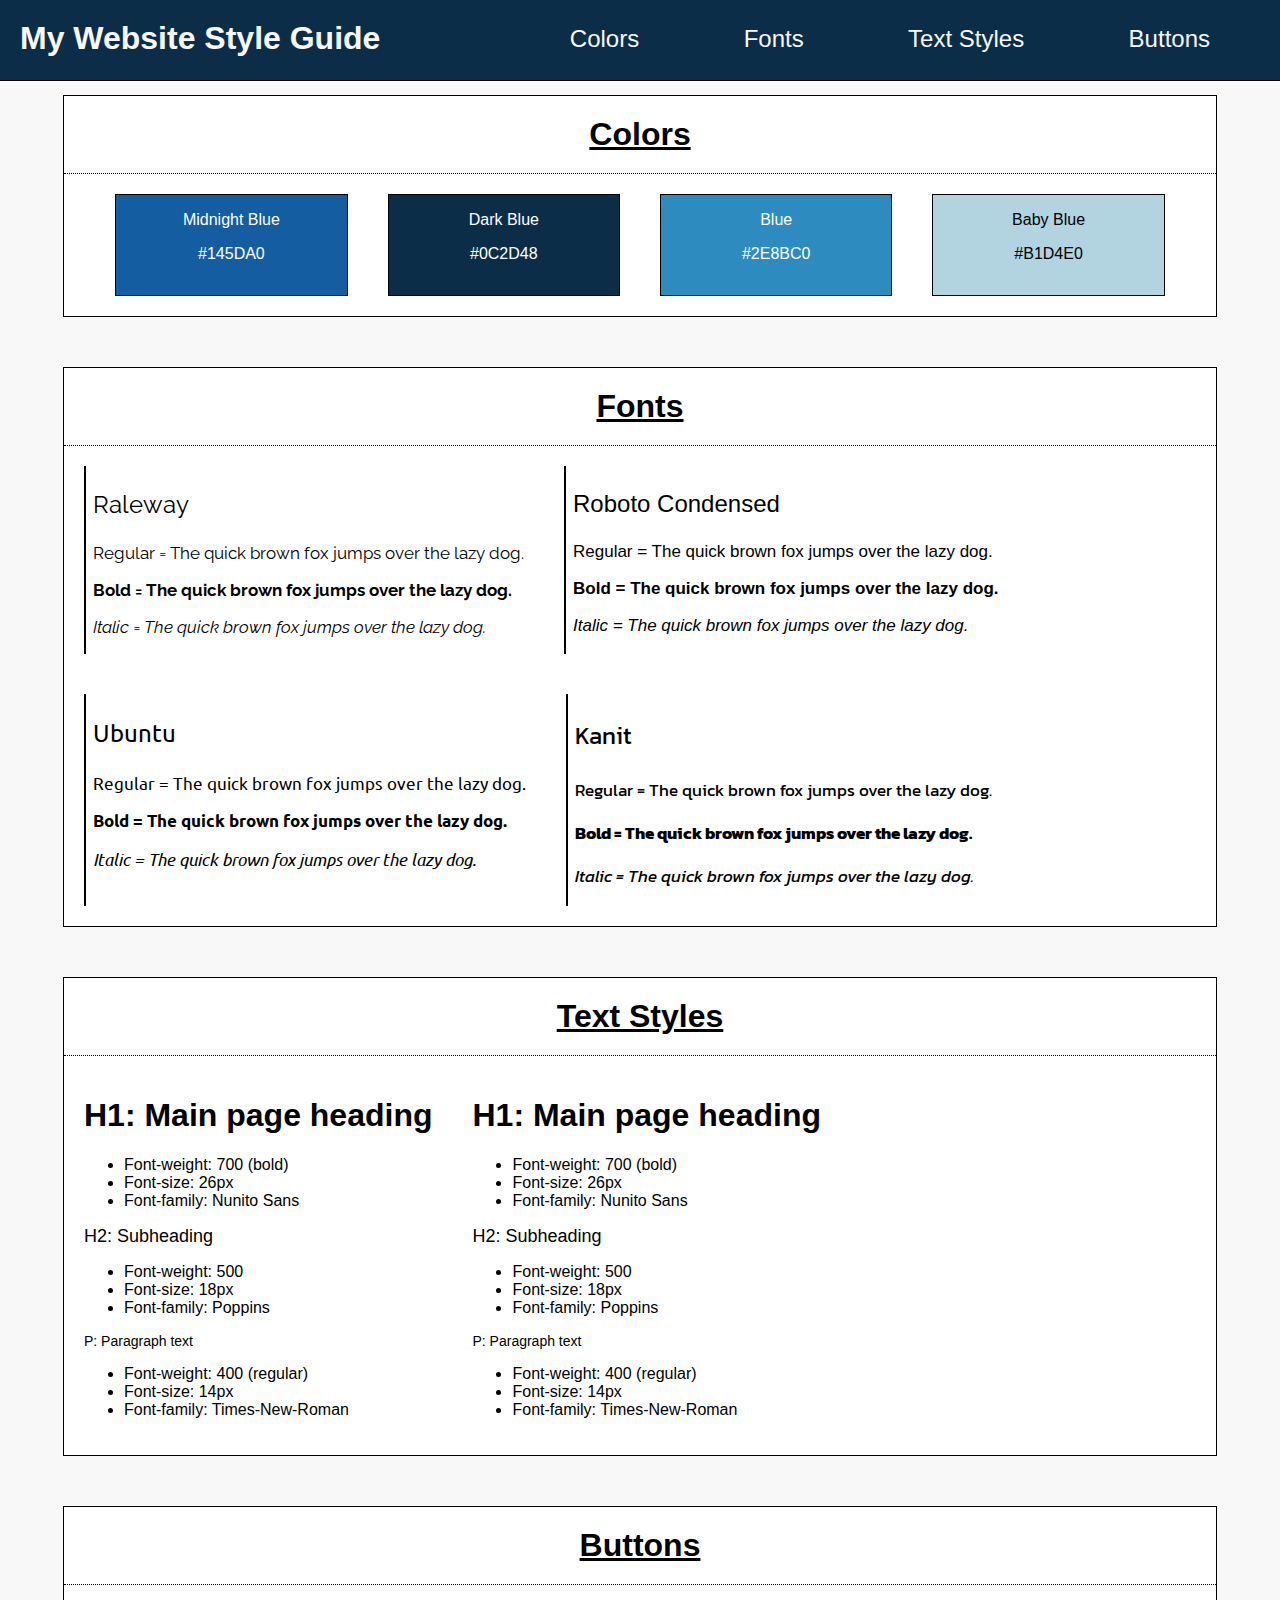
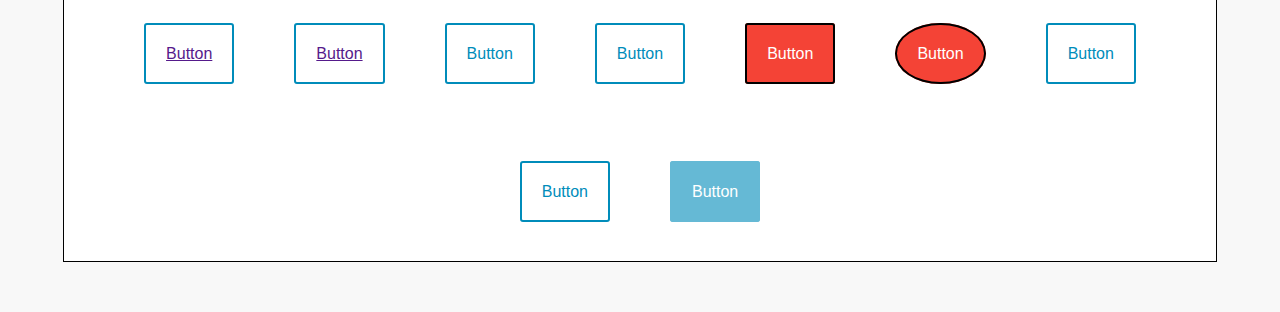
<file: Index.html>
<!DOCTYPE html>
<html>

<head>
    <title>Website Design System</title>
    <link href="https://plandrew.github.io/Website-Design-System/Example.css" rel="stylesheet" type="text/css">
    <link rel="preconnect" href="https://fonts.googleapis.com"> 
    <link rel="preconnect" href="https://fonts.gstatic.com" crossorigin> 
    <link href="https://fonts.googleapis.com/css2?family=Kanit&family=Raleway:ital@1&family=Ubuntu&display=swap" rel="stylesheet">  
  </head>

<body>
    <header>
        <h1>My Website Style Guide</h1>
        <nav>
            <ul>
                <li><a href="#target-colors">Colors</a></li>
                <li><a href="#target-fonts">Fonts</a></li>
                <li><a href="#target-text-styles">Text Styles</a></li>   
                <li><a href="#target-buttons">Buttons</a></li>   
            </ul>
        </nav>
    </header>
    <a  class="anchor" name="target-colors"></a>
    <section id="colors">
        <h1 class="title">Colors</h1>
        <div class="flexbox-center">
            <div class="colorbox" id="Midnight-Blue">
                <p class="color-label">Midnight Blue</p>
                <p class="color-hex">#145DA0</p>
            </div>
            <div class="colorbox" id="Dark-Blue">
                <p class="color-label">Dark Blue</p>
                <p class="color-hex">#0C2D48</p>
            </div>
            <div class="colorbox" id="Blue">
                <p class="color-label">Blue</p>
                <p class="color-hex">#2E8BC0</p>
            </div>
            <div class="colorbox" id="Baby-Blue">
                <p class="color-label">Baby Blue</p>
                <p class="color-hex">#B1D4E0</p>
            </div>
        </div>
    </section>
    <a  class="anchor" name="target-fonts"></a>
    <section  class="section">
        <h1 class="title">Fonts</h1>
        <div class="flexbox-left">
            <div class="fontbox">
                <p class="font-label raleway">Raleway</p>
                <p class="regular raleway">Regular = The quick brown fox jumps over the lazy dog.</p>
                <p class="bold raleway">Bold = The quick brown fox jumps over the lazy dog.</p>
                <p class="italic raleway">Italic = The quick brown fox jumps over the lazy dog.</p>
              </div>
              <div class="fontbox">
                <p class="font-label roboto-condensed">Roboto Condensed</p>
                <p class="regular roboto-condensed">Regular = The quick brown fox jumps over the lazy dog.</p>
                <p class="bold roboto-condensed">Bold = The quick brown fox jumps over the lazy dog.</p>
                <p class="italic roboto-condensed">Italic = The quick brown fox jumps over the lazy dog.</p>
              </div>
              <div class="fontbox">
                <p class="font-label ubuntu">Ubuntu</p>
                <p class="regular ubuntu">Regular = The quick brown fox jumps over the lazy dog.</p>
                <p class="bold ubuntu">Bold = The quick brown fox jumps over the lazy dog.</p>
                <p class="italic ubuntu">Italic = The quick brown fox jumps over the lazy dog.</p>
              </div>
              <div class="fontbox">
                <p class="font-label kanit">Kanit</p>
                <p class="regular kanit">Regular = The quick brown fox jumps over the lazy dog.</p>
                <p class="bold kanit">Bold = The quick brown fox jumps over the lazy dog.</p>
                <p class="italic kanit">Italic = The quick brown fox jumps over the lazy dog.</p>
              </div>
        </div>
    </section>
        <a  class="anchor" name="target-text-styles"></a>
        <section class="section">
            <h1 class="title">Text Styles</h1>
            <div class="flexbox-left">
              <div class="text-panel">
                <h1>H1: Main page heading</h1>
                <ul>
                  <li>Font-weight: 700 (bold)</li>
                  <li>Font-size: 26px</li>
                  <li>Font-family: Nunito Sans</li>
                </ul>
                <h2>H2: Subheading</h2>
                <ul>
                  <li>Font-weight: 500</li>
                  <li>Font-size: 18px</li>
                  <li>Font-family: Poppins</li>
                </ul>
                <p>P: Paragraph text</p>
                <ul>
                  <li>Font-weight: 400 (regular)</li>
                  <li>Font-size: 14px</li>
                  <li>Font-family: Times-New-Roman</li>
                </ul>
              </div>
            <div class="text-panel">
                <h1>H1: Main page heading</h1>
                <ul>
                  <li>Font-weight: 700 (bold)</li>
                  <li>Font-size: 26px</li>
                  <li>Font-family: Nunito Sans</li>
                </ul>
                <h2>H2: Subheading</h2>
                <ul>
                  <li>Font-weight: 500</li>
                  <li>Font-size: 18px</li>
                  <li>Font-family: Poppins</li>
                </ul>
                <p>P: Paragraph text</p>
                <ul>
                  <li>Font-weight: 400 (regular)</li>
                  <li>Font-size: 14px</li>
                  <li>Font-family: Times-New-Roman</li>
                </ul>
              </div>
            </div>
    </section>
    <a  class="anchor" name="target-buttons"></a>
        <section class="section">
            <h1 class="title">Buttons</h1>
            <div class="flexbox-center">
                <div class="button"><a href="" class="border">Button</a></div>
                <div class="button"><a href="" class="border hover">Button</a></div>
                <div class="button"><a href="" class="text-color border hover no-deco">Button</a></div>
                <div class="button"><a href="" class="text-color border hover no-deco no-visited">Button</a></div>
                <div class="button"><a href="" class="red hover no-deco no-visited">Button</a></div>
                <div class="button"><a href="" class="red hover no-deco no-visited round">Button</a></div>
                <div class="button"><a href="" class="text-color border transition hover no-deco no-visited">Button</a></div>
                <div class="button"><a href="" class="text-color border transition hover no-deco no-visited shadow">Button</a></div>
                <div class="button"><a href="" class="text-color opacity transition hover no-deco shadow">Button</a></div>
            </div>
        </section>
</body>

</html>
</file>
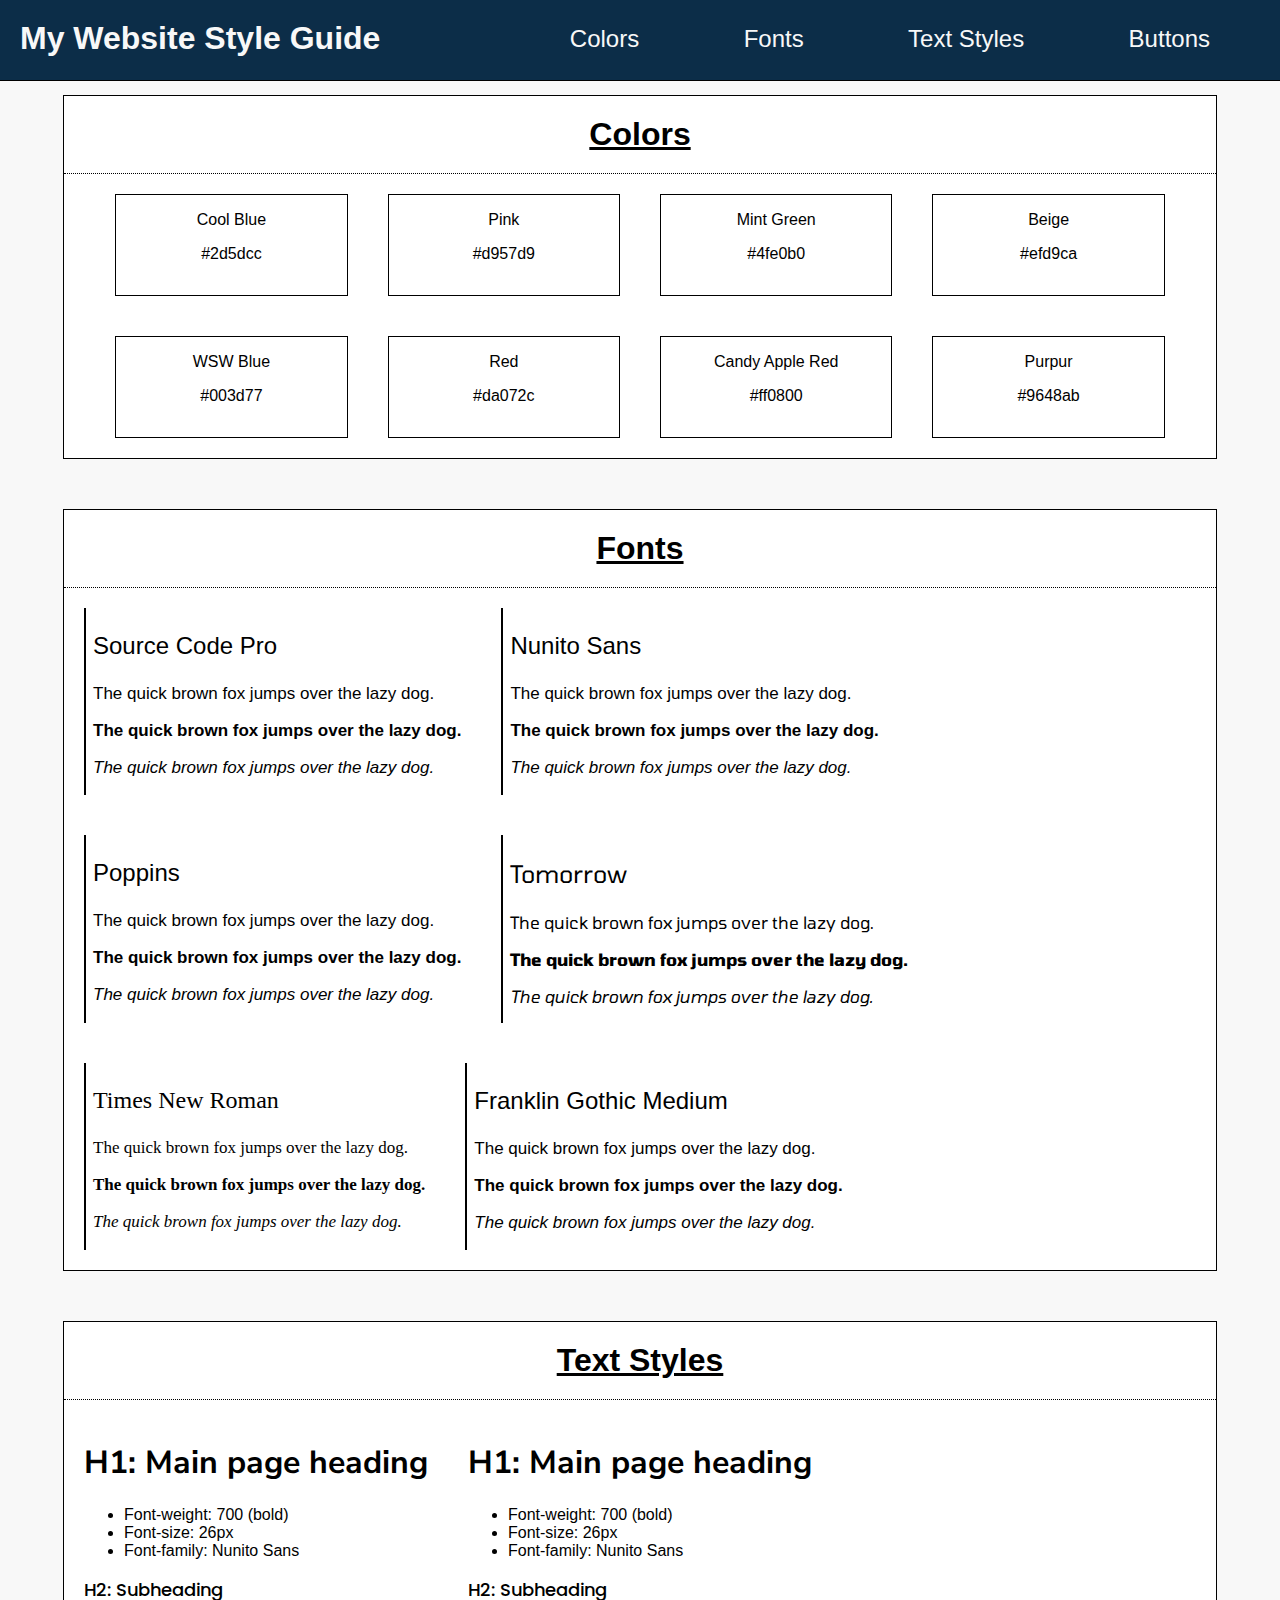
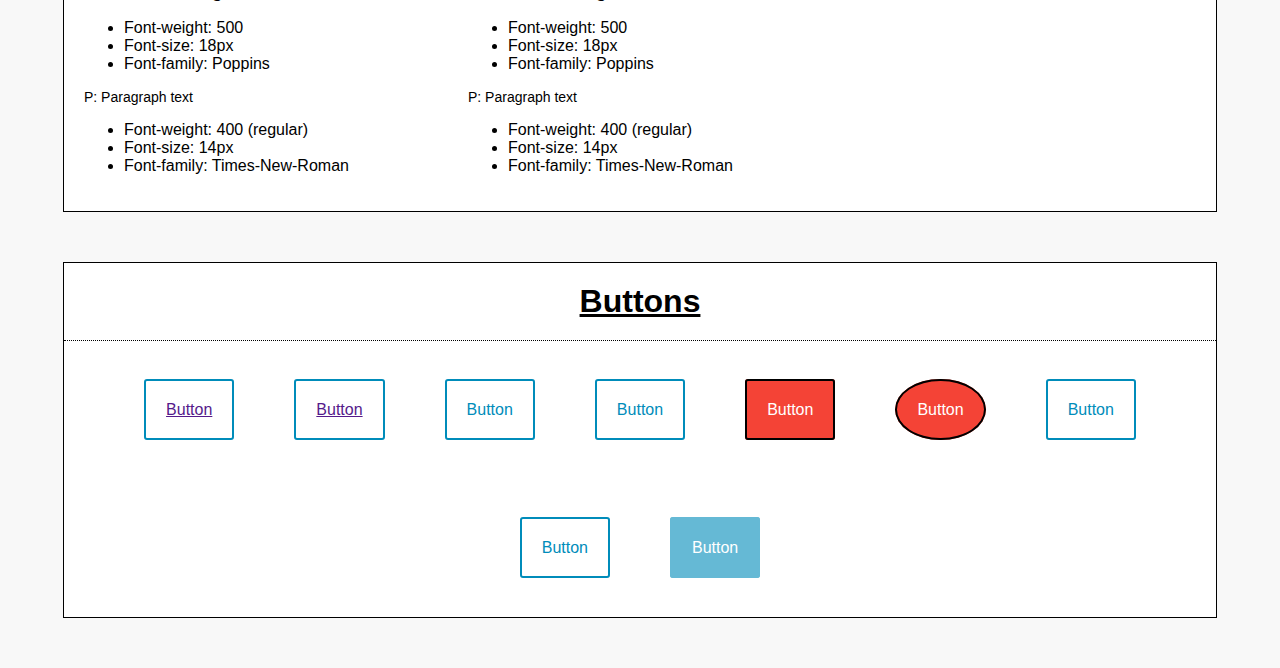
<file: Example.html>
<!DOCTYPE html>
<html>

<head>
    <title>Website Design System</title>
    <link href="Example.css" rel="stylesheet" type="text/css">
    <link href="https://fonts.googleapis.com/css?family=Source+Code+Pro:400,700&display=swap" rel="stylesheet">
    <link href="https://fonts.googleapis.com/css?family=Nunito+Sans:400,400i,700&display=swap" rel="stylesheet">
    <link href="https://fonts.googleapis.com/css?family=Poppins:400,500,700&display=swap" rel="stylesheet">
    <link href="https://fonts.googleapis.com/css?family=Tomorrow:400,400i,700&display=swap" rel="stylesheet"> 
</head>

<body>
    <header>
        <h1>My Website Style Guide</h1>
        <nav>
            <ul>
                <li><a href="#target-colors">Colors</a></li>
                <li><a href="#target-fonts">Fonts</a></li>
                <li><a href="#target-text-styles">Text Styles</a></li>   
                <li><a href="#target-buttons">Buttons</a></li>   
            </ul>
        </nav>
    </header>
    <a  class="anchor" name="target-colors"></a>
    <section id="colors">
        <h1 class="title">Colors</h1>
        <div class="flexbox-center">
            <div class="colorbox" id="cool-blue">
                <p class="color-label">Cool Blue</p>
                <p class="color-hex">#2d5dcc</p>
            </div>
            <div class="colorbox" id="pink">
                <p class="color-label">Pink</p>
                <p class="color-hex">#d957d9</p>
            </div>
            <div class="colorbox" id="mint-green">
                <p class="color-label">Mint Green</p>
                <p class="color-hex">#4fe0b0</p>
            </div>
            <div class="colorbox" id="beige">
                <p class="color-label">Beige</p>
                <p class="color-hex">#efd9ca</p>
            </div>
            <div class="colorbox" id="wsw-blue">
                <p class="color-label">WSW Blue</p>
                <p class="color-hex">#003d77</p>
            </div>
            <div class="colorbox" id="redf">
                <p class="color-label">Red</p>
                <p class="color-hex">#da072c</p>
            </div>
            <div class="colorbox" id="candy">
                <p class="color-label">Candy Apple Red</p>
                <p class="color-hex">#ff0800</p>
            </div>
            <div class="colorbox" id="purpur">
                <p class="color-label">Purpur</p>
                <p class="color-hex">#9648ab</p>
            </div>
        </div>
    </section>
    <a  class="anchor" name="target-fonts"></a>
    <section  class="section">
        <h1 class="title">Fonts</h1>
        <div class="flexbox-left">
            <div class="fontbox">
                <p class="font-label source-code-pro">Source Code Pro</p>
                <p class="regular source-code-pro">The quick brown fox jumps over the lazy dog.</p>
                <p class="bold source-code-pro">The quick brown fox jumps over the lazy dog.</p>
                <p class="italic source-code-pro">The quick brown fox jumps over the lazy dog.</p>
              </div>
              <div class="fontbox">
                <p class="font-label nunito-sans">Nunito Sans</p>
                <p class="regular nunito-sans">The quick brown fox jumps over the lazy dog.</p>
                <p class="bold nunito-sans">The quick brown fox jumps over the lazy dog.</p>
                <p class="italic nunito-sans">The quick brown fox jumps over the lazy dog.</p>
              </div>
              <div class="fontbox">
                <p class="font-label poppins">Poppins</p>
                <p class="regular poppins">The quick brown fox jumps over the lazy dog.</p>
                <p class="bold poppins">The quick brown fox jumps over the lazy dog.</p>
                <p class="italic poppins">The quick brown fox jumps over the lazy dog.</p>
              </div>
              <div class="fontbox">
                <p class="font-label tomorrow">Tomorrow</p>
                <p class="regular tomorrow">The quick brown fox jumps over the lazy dog.</p>
                <p class="bold tomorrow">The quick brown fox jumps over the lazy dog.</p>
                <p class="italic tomorrow">The quick brown fox jumps over the lazy dog.</p>
              </div>
              <div class="fontbox">
                <p class="font-label times">Times New Roman</p>
                <p class="regular times">The quick brown fox jumps over the lazy dog.</p>
                <p class="bold times">The quick brown fox jumps over the lazy dog.</p>
                <p class="italic times">The quick brown fox jumps over the lazy dog.</p>
              </div>
              <div class="fontbox">
                <p class="font-label franklin">Franklin Gothic Medium</p>
                <p class="regular franklin">The quick brown fox jumps over the lazy dog.</p>
                <p class="bold franklin">The quick brown fox jumps over the lazy dog.</p>
                <p class="italic franklin">The quick brown fox jumps over the lazy dog.</p>
              </div>
        </div>
    </section>
        <a  class="anchor" name="target-text-styles"></a>
        <section class="section">
            <h1 class="title">Text Styles</h1>
            <div class="flexbox-left">
              <div class="text-panel">
                <h1>H1: Main page heading</h1>
                <ul>
                  <li>Font-weight: 700 (bold)</li>
                  <li>Font-size: 26px</li>
                  <li>Font-family: Nunito Sans</li>
                </ul>
                <h2>H2: Subheading</h2>
                <ul>
                  <li>Font-weight: 500</li>
                  <li>Font-size: 18px</li>
                  <li>Font-family: Poppins</li>
                </ul>
                <p>P: Paragraph text</p>
                <ul>
                  <li>Font-weight: 400 (regular)</li>
                  <li>Font-size: 14px</li>
                  <li>Font-family: Times-New-Roman</li>
                </ul>
              </div>
            <div class="text-panel">
                <h1>H1: Main page heading</h1>
                <ul>
                  <li>Font-weight: 700 (bold)</li>
                  <li>Font-size: 26px</li>
                  <li>Font-family: Nunito Sans</li>
                </ul>
                <h2>H2: Subheading</h2>
                <ul>
                  <li>Font-weight: 500</li>
                  <li>Font-size: 18px</li>
                  <li>Font-family: Poppins</li>
                </ul>
                <p>P: Paragraph text</p>
                <ul>
                  <li>Font-weight: 400 (regular)</li>
                  <li>Font-size: 14px</li>
                  <li>Font-family: Times-New-Roman</li>
                </ul>
              </div>
            </div>
    </section>
    <a  class="anchor" name="target-buttons"></a>
        <section class="section">
            <h1 class="title">Buttons</h1>
            <div class="flexbox-center">
                <div class="button"><a href="" class="border">Button</a></div>
                <div class="button"><a href="" class="border hover">Button</a></div>
                <div class="button"><a href="" class="text-color border hover no-deco">Button</a></div>
                <div class="button"><a href="" class="text-color border hover no-deco no-visited">Button</a></div>
                <div class="button"><a href="" class="red hover no-deco no-visited">Button</a></div>
                <div class="button"><a href="" class="red hover no-deco no-visited round">Button</a></div>
                <div class="button"><a href="" class="text-color border transition hover no-deco no-visited">Button</a></div>
                <div class="button"><a href="" class="text-color border transition hover no-deco no-visited shadow">Button</a></div>
                <div class="button"><a href="" class="text-color opacity transition hover no-deco shadow">Button</a></div>
            </div>
        </section>
</body>

</html>
</file>
<file: Example.css>
body{
    margin: 0;
    font-family: 'Roboto Condensed', sans-serif;
    background-color: #f8f8f8;
}

    header {
        position: fixed;
        top: 0;
        z-index: 2;
        height: 80px;
        border-bottom: 1px solid black;
        width: 100%;
        background-color: #0C2D48;
        color: #f8f8f8;
    }

header h1 {
    margin: auto;
    padding: 20px 20px;
    display: inline-block;
    font-family: 'Roboto Condensed', sans-serif;
}

header ul {
    margin: auto;
    padding: 25px 20px;
    display: inline-block;
}

header li {
    font-size: 1.5em;
    display: inline-block;
    margin: 0px 50px;
}

@media only screen and (max-width: 1200px){
    header {
        font-size: 15px;
    }
    
    header li {
        font-size: 1.5em;
        display: inline-block;
        margin: 0px 10px;
    }
    
    }

    @media only screen and (max-width: 900px){
        header {
            font-size: 12px;
        }
        
        header li {
            font-size: 1.5em;
            display: inline-block;
            margin: 5px 10px;
        }

        header h1, header ul {
            margin: auto;
            padding: 5px;
            display: inline-block;
        }
        
        }

nav {
    float: right;
}

nav a {
    text-decoration: none;
    color: #f8f8f8;
}

.flexbox-center {
    display: flex;
    flex-wrap: wrap;
    flex-direction: row;
    justify-content: center;

}

.flexbox-left {
    display: flex;
    flex-wrap: wrap;
    flex-direction: row;
    justify-content:left;
}

.colorbox {
    margin: 20px;
    min-height: 100px;
    width: 20%;
    border: 1px solid black;
    text-align: center;
}


.fontbox {
    padding-left: 7px;
    margin: 20px 20px 20px 20px;
    min-height: 100px;
    min-width: 20%;
    background-color: white;
    font-size: 17px;
    border-left: 2px solid black;
}

#Midnight-Blue {
    background-color: #145DA0;
    color: #fff;
  }
  
#Dark-Blue {
    background-color: #0C2D48;
    color: #fff;
  }
  
#Blue {
    background-color: #2E8BC0;
    color: #fff;
  }
  
#Baby-Blue {
    background-color: #B1D4E0;
    Color: black;
  }

#colors {
    margin: 95px auto 50px auto;
    width: 90%;
    border: 1px solid black;
    background-color: white;
}

.section {
    margin: 50px auto 50px auto;
    width: 90%;
    border: 1px solid black;
    background-color: white;
}

.title {
    width: 100%;
    border-bottom: 1px dotted black;
    padding:20px 0px;
    margin: 0px;
    text-align: center;
    text-decoration: underline;
}

.anchor {
        position: relative;
        left: 0px;
        top: -80px;
}

.font-label {
    font-size: 1.5rem;
}

.regular {
    font-style: normal;
  }
  
  .italic {
    font-style: italic;
  }
  
  .bold {
    font-weight: 700;
  }
  
  .robot-condensed {
    font-family: 'Nunito Sans', sans-serif;
  }

  .raleway{
  font-family: 'Raleway', sans-serif;
  }
  
  .ubuntu {
    font-family: 'Ubuntu', monospace;
  }
  
  .kanit {
    font-family: 'Kanit', sans-serif;
  }

  .tomorrow {
      font-family: 'Tomorrow', sans-serif;
  }

  .times {
    font-family: 'Times New Roman', Times, serif;
}

.franklin {
    font-family: 'Franklin Gothic Medium', 'Arial Narrow', Arial, sans-serif;
}
  
  .text-panel h1 {
    font-weight: 700;
    font-size: 32px;
    font-family: 'Nunito Sans', sans-serif;
  }
  
  .text-panel h2 {
    font-weight: 500;
    font-size: 18px;
    font-family: 'Poppins', sans-serif;
  }
  
  .text-panel p {
    font-weight: 400;
    font-size: 14px;
    font-family: 'Times-New-Roman', sans-serif;
  }



.text-container {
    margin-left: 50px;
}


.text-panel {
    margin: 20px;
  }

.border{
      padding:20px;
      border: 2px solid #008cba;
      border-radius: 3px;
  }

.text-color{
    color: #008cba;
}

.hover:hover {
    background-color: #008cba;
    color:white !important;
}

.button{
    margin: 60px 30px;
}

.no-deco{
    text-decoration: none;
}

.no-visited:visited{
    color: #008cba;
}

.red {
    background-color: #f44336;
    color:white !important;
    border: 2px solid black;
    padding:20px;
    border-radius: 3px;
}

.round {
    border-radius: 100%;
}

.transition {
    transition-duration: 0.4s;
}

.shadow:hover {
    box-shadow: 0 12px 16px 0 rgba(0,0,0,0.24), 0 17px 50px 0 rgba(0,0,0,0.19);
}

.opacity{
    background-color: #008cba;
    padding:20px;
    border: 2px solid #008cba;
    border-radius: 3px;
    opacity: 0.6;
    color:white;
    text-align: center;
    font-size: 16px;
}

.opacity:hover {
    opacity: 1;
}
</file>
